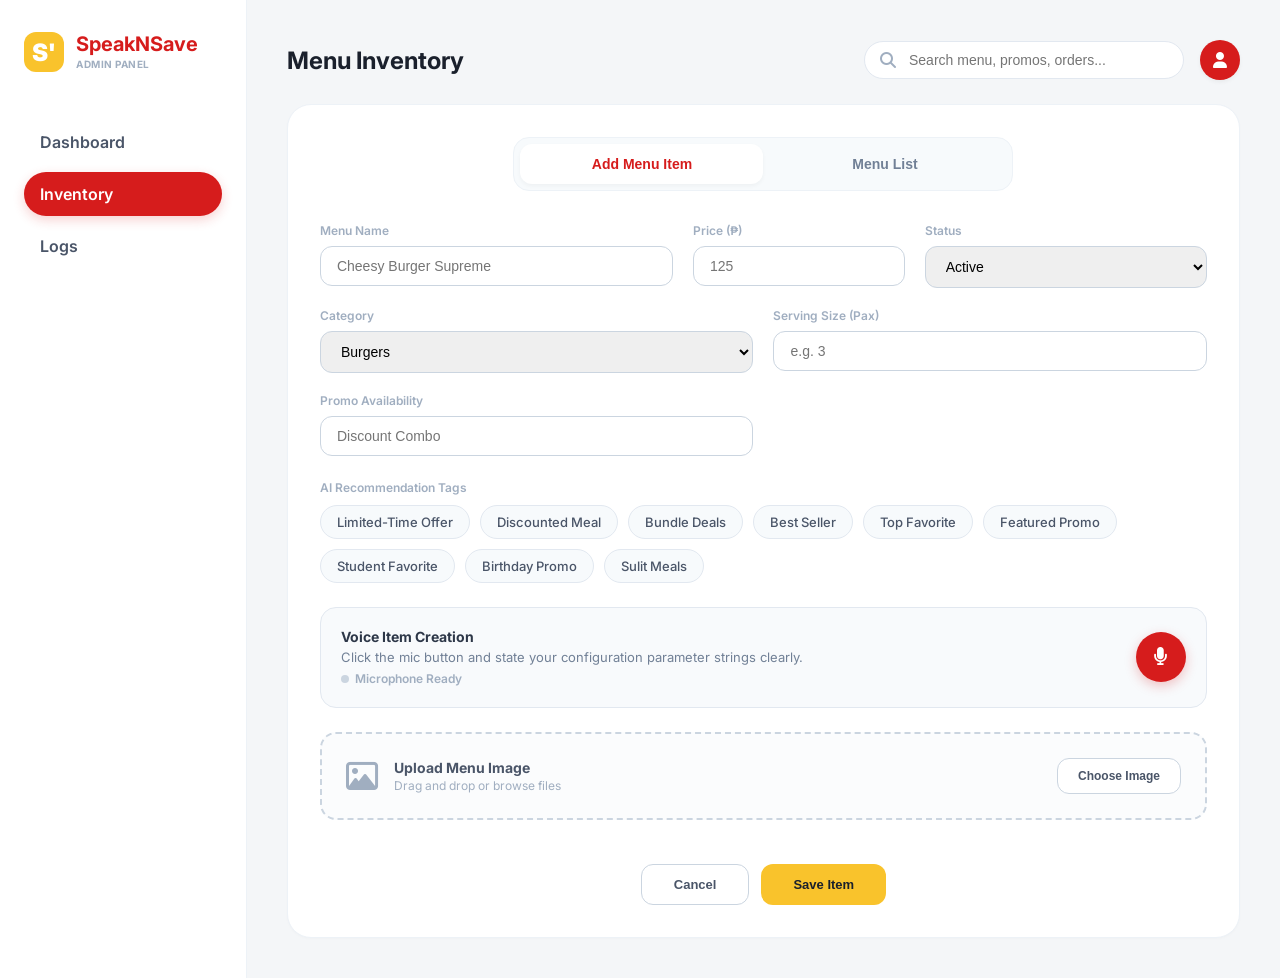
<file: templates/inventory_list.html>
<!DOCTYPE html>
<html lang="en">
<head>
  <meta charset="UTF-8">
  <meta name="viewport" content="width=device-width, initial-scale=1.0">
  <title>SpeakNSave Admin Panel - Menu Inventory</title>
  <link rel="stylesheet" href="https://cdnjs.cloudflare.com/ajax/libs/font-awesome/6.4.0/css/all.min.css">
  
  <style>
    @import url('https://fonts.googleapis.com/css2?family=Inter:wght@400;500;600;700;900&display=swap');

    :root {
      --color-red: #D61C1C;
      --color-yellow: #F9C32C;
      --color-yellow-hover: #e2b024;
      --color-bg: #F4F6F8;
      --color-white: #ffffff;
      --color-text-dark: #2D3748;
      --color-text-muted: #A0AEC0;
      --color-border: #E2E8F0;
    }

    * {
      box-sizing: border-box;
      margin: 0;
      padding: 0;
    }

    body {
      font-family: 'Inter', sans-serif;
      background-color: var(--color-bg);
      color: var(--color-text-dark);
      min-height: 100vh;
      display: flex;
    }

    /* SIDEBAR SYSTEM */
    aside {
      width: 260px;
      background-color: var(--color-white);
      padding: 32px 24px;
      display: flex;
      flex-direction: column;
      border-right: 1px solid #EDF2F7;
    }

    .logo-container {
      display: flex;
      align-items: center;
      gap: 12px;
      margin-bottom: 48px;
    }

    .logo-badge {
      background-color: var(--color-yellow);
      color: var(--color-white);
      font-weight: 900;
      font-size: 24px;
      width: 40px;
      height: 40px;
      border-radius: 12px;
      display: flex;
      align-items: center;
      justify-content: center;
    }

    .logo-text h1 {
      color: var(--color-red);
      font-size: 20px;
      font-weight: 700;
      line-height: 1;
    }

    .logo-text span {
      color: var(--color-text-muted);
      font-size: 10px;
      font-weight: 700;
      letter-spacing: 0.05em;
      display: block;
      margin-top: 4px;
    }

    nav {
      display: flex;
      flex-direction: column;
      gap: 8px;
    }

    .nav-link {
      display: flex;
      align-items: center;
      padding: 12px 16px;
      border-radius: 12px;
      font-weight: 600;
      text-decoration: none;
      color: #4A5568;
      transition: background 0.2s;
    }

    .nav-link:hover, .nav-link.active {
      background-color: #F7FAFC;
    }
    
    .nav-link.sidebar-highlight {
      color: var(--color-white);
      background-color: var(--color-red);
      border-radius: 9999px;
      box-shadow: 0 4px 12px rgba(214, 28, 28, 0.2);
    }
    .nav-link.sidebar-highlight:hover {
      background-color: var(--color-red);
    }

    /* MAIN VIEWPORT */
    main {
      flex-grow: 1;
      padding: 40px;
      display: flex;
      flex-direction: column;
      gap: 24px;
    }

    header {
      display: flex;
      justify-content: space-between;
      align-items: center;
    }

    header h2 {
      font-size: 24px;
      font-weight: 700;
      color: #1A202C;
    }

    .header-actions {
      display: flex;
      align-items: center;
      gap: 16px;
    }

    .search-wrapper {
      position: relative;
      width: 320px;
    }

    .search-wrapper i {
      position: absolute;
      left: 16px;
      top: 50%;
      transform: translateY(-50%);
      color: var(--color-text-muted);
    }

    .search-wrapper input {
      width: 100%;
      background-color: var(--color-white);
      border: 1px solid var(--color-border);
      border-radius: 9999px;
      padding: 10px 16px 10px 44px;
      font-size: 14px;
      outline: none;
    }

    .user-avatar {
      width: 40px;
      height: 40px;
      background-color: var(--color-red);
      color: var(--color-white);
      border-radius: 50%;
      display: flex;
      align-items: center;
      justify-content: center;
      box-shadow: 0 2px 4px rgba(0,0,0,0.05);
    }

    .panel-container {
      background-color: var(--color-white);
      border: 1px solid #EDF2F7;
      border-radius: 24px;
      padding: 32px;
      box-shadow: 0 1px 3px rgba(0,0,0,0.02);
    }

    /* INTERNAL SEGMENT CONTROL TABS */
    .tab-bar {
      background-color: #F7FAFC;
      padding: 6px;
      border-radius: 16px;
      display: flex;
      max-width: 500px;
      margin: 0 auto 32px auto;
      border: 1px solid #EDF2F7;
    }

    .tab-btn {
      flex: 1;
      border: none;
      padding: 12px;
      font-size: 14px;
      font-weight: 600;
      border-radius: 12px;
      cursor: pointer;
      background: transparent;
      color: #718096;
      transition: all 0.15s;
    }

    .tab-btn.active {
      background-color: var(--color-white);
      color: var(--color-red);
      font-weight: 700;
      box-shadow: 0 2px 4px rgba(0,0,0,0.04);
    }

    .view-content {
      max-width: 950px;
      margin: 0 auto;
    }

    /* INPUT ARCHITECTURE ELEMENTS */
    .form-grid-3 {
      display: grid;
      grid-template-columns: 5fr 3fr 4fr;
      gap: 20px;
      margin-bottom: 20px;
    }

    .form-grid-2 {
      display: grid;
      grid-template-columns: 1fr 1fr;
      gap: 20px;
      margin-bottom: 24px;
    }

    .form-group {
      display: flex;
      flex-direction: column;
      gap: 8px;
    }

    .form-group label {
      font-size: 12px;
      font-weight: 600;
      color: var(--color-text-muted);
    }

    .form-group input, .form-group select {
      border: 1px solid #CBD5E0;
      border-radius: 12px;
      padding: 11px 16px;
      font-size: 14px;
      outline: none;
    }

    /* TAG SELECTION CHIPS */
    .tag-container-label {
      font-size: 12px;
      font-weight: 600;
      color: var(--color-text-muted);
      margin-bottom: 10px;
    }

    .tag-chips-wrapper {
      display: flex;
      flex-wrap: wrap;
      gap: 10px;
      margin-bottom: 24px;
    }

    .tag-chip {
      background-color: #F7FAFC;
      border: 1px solid #E2E8F0;
      padding: 8px 16px;
      border-radius: 20px;
      font-size: 13px;
      font-weight: 500;
      color: #4A5568;
      cursor: pointer;
      user-select: none;
      transition: all 0.15s ease;
    }

    .tag-chip:hover {
      background-color: #EDF2F7;
    }

    .tag-chip.selected {
      background-color: rgba(249, 195, 44, 0.15);
      border-color: var(--color-yellow);
      color: #744210;
      font-weight: 600;
    }

    /* VOICE COMMAND PORT INTERFACE */
    .speech-container {
      background-color: #F8FAFC;
      border: 1px solid #E2E8F0;
      border-radius: 16px;
      padding: 20px;
      display: flex;
      align-items: center;
      justify-content: space-between;
      margin-bottom: 24px;
    }

    .speech-info h4 {
      font-size: 14px;
      font-weight: 700;
      margin-bottom: 4px;
    }

    .speech-info p {
      font-size: 13px;
      color: #718096;
    }

    .speech-status {
      display: inline-flex;
      align-items: center;
      gap: 6px;
      font-size: 12px;
      font-weight: 600;
      color: var(--color-text-muted);
      margin-top: 6px;
    }

    .speech-status .dot {
      width: 8px;
      height: 8px;
      border-radius: 50%;
      background-color: #CBD5E0;
    }

    .speech-container.listening .speech-status { color: var(--color-red); }
    .speech-container.listening .speech-status .dot {
      background-color: var(--color-red);
      animation: pulse-dot 1.2s infinite ease-in-out;
    }

    .mic-button {
      width: 50px;
      height: 50px;
      border-radius: 50%;
      background-color: var(--color-red);
      border: none;
      color: white;
      font-size: 18px;
      cursor: pointer;
      display: flex;
      align-items: center;
      justify-content: center;
      box-shadow: 0 4px 12px rgba(214, 28, 28, 0.25);
    }

    /* UPLOAD DRAG BOX ZONE */
    .upload-zone {
      border: 2px dashed #CBD5E0;
      border-radius: 16px;
      padding: 24px;
      display: flex;
      align-items: center;
      justify-content: space-between;
      background-color: rgba(247, 250, 252, 0.5);
      cursor: pointer;
    }

    .upload-left {
      display: flex;
      align-items: center;
      gap: 16px;
    }

    .upload-left i {
      font-size: 32px;
      color: var(--color-text-muted);
    }

    .upload-text p:first-child {
      font-weight: 700;
      font-size: 14px;
      color: #4A5568;
    }

    .upload-text p:last-child {
      font-size: 12px;
      color: var(--color-text-muted);
      margin-top: 2px;
    }

    .upload-btn {
      background-color: var(--color-white);
      border: 1px solid #CBD5E0;
      color: #4A5568;
      padding: 10px 20px;
      font-size: 12px;
      font-weight: 600;
      border-radius: 12px;
      cursor: pointer;
    }

    .form-actions {
      display: flex;
      justify-content: center;
      gap: 12px;
      padding-top: 32px;
    }

    .btn-cancel {
      background-color: var(--color-white);
      border: 1px solid #CBD5E0;
      color: #4A5568;
      font-weight: 600;
      font-size: 13px;
      padding: 12px 32px;
      border-radius: 12px;
      cursor: pointer;
    }

    .btn-save {
      background-color: var(--color-yellow);
      border: none;
      color: #1A202C;
      font-weight: 700;
      font-size: 13px;
      padding: 12px 32px;
      border-radius: 12px;
      cursor: pointer;
    }

    .btn-save:hover { background-color: var(--color-yellow-hover); }

    /* MENU INVENTORY DATA LIST TABLE Layout */
    .table-responsive {
      overflow-x: auto;
      border-radius: 12px;
    }

    table {
      width: 100%;
      border-collapse: collapse;
      text-align: left;
    }

    th {
      padding: 16px 20px;
      font-size: 12px;
      font-weight: 700;
      color: #4A5568;
      letter-spacing: 0.05em;
      text-transform: uppercase;
      border-bottom: 2px solid #FFF5D6;
      background-color: #FFFDF7;
    }

    tbody tr {
      border-bottom: 1px solid #EDF2F7;
      font-size: 14px;
      color: #4A5568;
    }

    td {
      padding: 18px 20px;
      vertical-align: middle;
    }

    .item-name {
      font-weight: 600;
      color: #1A202C;
    }

    .status-pill {
      display: inline-flex;
      align-items: center;
      padding: 4px 12px;
      border-radius: 9999px;
      font-size: 12px;
      font-weight: 600;
      background-color: #E6F7ED;
      color: #24A148;
    }

    .btn-table-action {
      background: none;
      border: none;
      font-size: 13px;
      font-weight: 600;
      cursor: pointer;
    }
    .btn-table-action.edit { color: #3182CE; margin-right: 8px;}
    .btn-table-action.del { color: var(--color-red); }

    /* INLINE EDIT MODE SUB-ELEMENT INPUTS */
    .inline-edit-input {
      width: 100%;
      border: 1px solid #CBD5E0;
      border-radius: 8px;
      padding: 8px 12px;
      font-size: 13px;
      font-family: inherit;
      outline: none;
    }
    .inline-edit-select {
      width: 100%;
      border: 1px solid #CBD5E0;
      border-radius: 8px;
      padding: 8px 12px;
      font-size: 13px;
      background-color: white;
      outline: none;
    }

    /* INLINE ACTION BUTTONS */
    .btn-inline-save {
      background-color: var(--color-yellow);
      border: none;
      color: #1A202C;
      font-weight: 700;
      font-size: 12px;
      padding: 6px 14px;
      border-radius: 6px;
      cursor: pointer;
      margin-right: 6px;
    }
    .btn-inline-cancel {
      background-color: transparent;
      border: 1px solid #CBD5E0;
      color: #718096;
      font-weight: 600;
      font-size: 12px;
      padding: 6px 10px;
      border-radius: 6px;
      cursor: pointer;
    }

    /* DIALOG OVERLAY MODALS */
    .modal-overlay {
      position: fixed;
      top: 0; left: 0; width: 100%; height: 100%;
      background-color: rgba(0, 0, 0, 0.4);
      display: none;
      align-items: center;
      justify-content: center;
      z-index: 1000;
    }

    .modal-box {
      background-color: var(--color-white);
      padding: 32px;
      border-radius: 16px;
      max-width: 420px;
      width: 90%;
      text-align: center;
    }

    .modal-box h3 { font-size: 18px; margin-bottom: 12px; }
    .modal-box p { font-size: 14px; color: #718096; margin-bottom: 24px; }

    @keyframes pulse-dot { 0%, 100% { opacity: 1; } 50% { opacity: 0.4; } }
  </style>
</head>
<body>

  <aside>
    <div class="logo-container">
      <div class="logo-badge">S'</div>
      <div class="logo-text">
        <h1>SpeakNSave</h1>
        <span>ADMIN PANEL</span>
      </div>
    </div>
    <nav>
      <a href="#" class="nav-link">Dashboard</a>
      <a href="#" id="sidebarInventory" class="nav-link sidebar-highlight">Inventory</a>
      <a href="#" class="nav-link">Logs</a>
    </nav>
  </aside>

  <main>
    <header>
      <h2>Menu Inventory</h2>
      <div class="header-actions">
        <div class="search-wrapper">
          <i class="fa-solid fa-magnifying-glass"></i>
          <input type="text" placeholder="Search menu, promos, orders...">
        </div>
        <div class="user-avatar">
          <i class="fa-solid fa-user"></i>
        </div>
      </div>
    </header>

    <div class="panel-container">
      
      <div class="tab-bar">
        <button onclick="switchTab('add')" class="tab-btn active" id="tabBarBtnAdd">Add Menu Item</button>
        <button onclick="switchTab('list')" class="tab-btn" id="tabBarBtnList">Menu List</button>
      </div>

      <div id="addTab" class="view-content">
        <form id="adminForm" onsubmit="saveNewItem(event)">
          
          <div class="form-grid-3">
            <div class="form-group">
              <label>Menu Name</label>
              <input type="text" id="item_name" placeholder="Cheesy Burger Supreme">
            </div>
            <div class="form-group">
              <label>Price (₱)</label>
              <input type="text" id="price" placeholder="125">
            </div>
            <div class="form-group">
              <label>Status</label>
              <select id="status">
                <option value="Active">Active</option>
                <option value="Sold Out">Sold Out</option>
                <option value="Phased Out">Phased Out</option>
              </select>
            </div>
          </div>

          <div class="form-grid-2">
            <div class="form-group">
              <label>Category</label>
              <select id="category">
                <option value="Burgers">Burgers</option>
                <option value="Drinks">Drinks</option>
                <option value="Sides">Sides</option>
                <option value="Combo Meals">Combo Meals</option>
              </select>
            </div>
              <div class="form-group">
              <label>Serving Size (Pax)</label>
              <input type="number" id="serving_size" placeholder="e.g. 3">
            </div>
            <div class="form-group">
              <label>Promo Availability</label>
              <input type="text" id="promo_details" placeholder="Discount Combo">
            </div>
          </div>

          <div class="tag-container-label">AI Recommendation Tags</div>
          <div class="tag-chips-wrapper" id="recommendationTags">
            <div class="tag-chip" onclick="toggleTagChip(this)">Limited-Time Offer</div>
            <div class="tag-chip" onclick="toggleTagChip(this)">Discounted Meal</div>
            <div class="tag-chip" onclick="toggleTagChip(this)">Bundle Deals</div>
            <div class="tag-chip" onclick="toggleTagChip(this)">Best Seller</div>
            <div class="tag-chip" onclick="toggleTagChip(this)">Top Favorite</div>
            <div class="tag-chip" onclick="toggleTagChip(this)">Featured Promo</div>
            <div class="tag-chip" onclick="toggleTagChip(this)">Student Favorite</div>
            <div class="tag-chip" onclick="toggleTagChip(this)">Birthday Promo</div>
            <div class="tag-chip" onclick="toggleTagChip(this)">Sulit Meals</div>
          </div>

          <div class="speech-container" id="speech-wrapper">
            <div class="speech-info">
              <h4>Voice Item Creation</h4>
              <p>Click the mic button and state your configuration parameter strings clearly.</p>
              <div class="speech-status">
                <div class="dot"></div>
                <span id="status-text">Microphone Ready</span>
              </div>
            </div>
            <button type="button" id="mic-btn" onclick="startAdminVoice()" class="mic-button">
              <i class="fa-solid fa-microphone"></i>
            </button>
          </div>

          <div class="upload-zone" onclick="document.getElementById('image').click()">
            <div class="upload-left">
              <i class="fa-regular fa-image"></i>
              <div class="upload-text">
                <p>Upload Menu Image</p>
                <p>Drag and drop or browse files</p>
              </div>
            </div>
            <button type="button" class="upload-btn">Choose Image</button>
          </div>
          <input type="file" id="image" accept="image/*" style="display: none;">
          
          <div id="imagePreview" style="margin-top: 12px;"></div>

          <div class="form-actions">
            <button type="button" class="btn-cancel" onclick="document.getElementById('adminForm').reset();">Cancel</button>
            <button type="submit" class="btn-save">Save Item</button>
          </div>
        </form>
      </div>

      <div id="listTab" class="view-content" style="display: none;">
        <div class="table-responsive">
          <table id="inventoryTable">
            <thead>
              <tr>
                <th style="width: 30%;">Menu Item</th>
                <th style="width: 15%;">Category</th>
                <th style="width: 15%;">Serving Size</th>
                <th style="width: 15%;">Price</th>
                <th style="width: 15%;">Status</th>
                <th style="width: 13%;">Promo</th>
                <th style="width: 12%;">Actions</th>
              </tr>
            </thead>
            <tbody>
              
              </tbody>
          </table>
        </div>
      </div>

    </div>
  </main>

  <div id="deleteModal" class="modal-overlay">
    <div class="modal-box">
      <h3>Confirm Removals</h3>
      <p id="deleteMessage">Are you sure you want to delete this menu record item?</p>
      <div class="modal-footer">
        <button type="button" id="cancelDelete" class="btn-cancel">Cancel</button>
        <button type="button" id="confirmDelete" class="btn-save" style="background-color: var(--color-red); color: white;">Delete</button>
      </div>
    </div>
  </div>

  <script>
    // Mock local global dynamic inventory repository item objects state initialization
    let inventoryState = [
  {
    id: 1,
    name: "Cheeseburger Deal",
    category: "Burgers",
    serving_size: 2,
    price: "125",
    status: "Active",
    promo: "LTO"
  },
  {
    id: 2,
    name: "Chicken Burger",
    category: "Burgers",
    serving_size: 1,
    price: "99",
    status: "Active",
    promo: "Promo"
  }
];
    
    let deleteIdTarget = null;

    document.addEventListener("DOMContentLoaded", () => {
      renderInventoryTable();
      
      // Initialize handling system for uploaded image preview stream loop properties
      const imageInput = document.getElementById("image");
      const preview = document.getElementById("imagePreview");
      
      imageInput.addEventListener("change", function() {
        const file = this.files[0];
        preview.innerHTML = "";
        if (file) {
          const img = document.createElement("img");
          img.src = URL.createObjectURL(file);
          img.style.width = "80px"; img.style.height = "80px";
          img.style.objectFit = "cover"; img.style.borderRadius = "8px";
          preview.appendChild(img);
          speak("Image selected");
        }
      });
    });

    // Toggle Tag Select Recommendation Chips
    function toggleTagChip(chip) {
      chip.classList.toggle('selected');
    }

    // Dynamic rendering layout logic supporting runtime switching to editable inner cell view rows
    function renderInventoryTable() {
      const tbody = document.querySelector("#inventoryTable tbody");
      tbody.innerHTML = "";

      inventoryState.forEach(item => {
        const tr = document.createElement("tr");
        tr.setAttribute("id", `row-${item.id}`);

        if (item.isEditing) {
          // ==========================================================
          // INLINE EDIT MODE (Matches wireframe layout logic layout specs)
          // ==========================================================
         tr.innerHTML = `
        <td class="item-name">${item.name}</td>
        <td>${item.category}</td>

        <td>
          <input type="number" class="inline-edit-input" id="edit-serving-${item.id}" value="${item.serving_size || ''}" style="width:80px;">
        </td>

        <td>
          <input
            type="text"
            class="inline-edit-input"
            id="edit-price-${item.id}"
            value="${item.price}"
            style="width:80px;">
        </td>

        <td>
          <select
            class="inline-edit-select"
            id="edit-status-${item.id}">
            <option value="Active" ${item.status === 'Active' ? 'selected' : ''}>Active</option>
            <option value="Sold Out" ${item.status === 'Sold Out' ? 'selected' : ''}>Sold Out</option>
            <option value="Phased Out" ${item.status === 'Phased Out' ? 'selected' : ''}>Phased Out</option>
          </select>
        </td>

        <td>${item.promo}</td>

        <td>
          <button
            type="button"
            class="btn-inline-save"
            onclick="saveInlineRow(${item.id})">
            Save
          </button>

          <button
            type="button"
            class="btn-inline-cancel"
            onclick="cancelInlineRow(${item.id})">
            ×
          </button>
        </td>
      `;

          
        } else {
          // ==========================================================
          // DEFAULT ROW VIEW RENDERING MATRIX DISPLAY MODE
          // ==========================================================
          tr.innerHTML = `
            <td class="item-name">${item.name}</td>
            <td>${item.category}</td>
             <td>${item.serving_size || '-'}</td>
            <td>P${item.price}</td>
            <td><span class="status-pill">${item.status}</span></td>
            <td>${item.promo}</td>
            <td>
              <button type="button" class="btn-table-action edit" onclick="enterInlineEditMode(${item.id})">Edit</button>
              <button type="button" class="btn-table-action del" onclick="triggerDelete(${item.id})">Del</button>
            </td>
          `;
        }
        tbody.appendChild(tr);
      });
    }

    // State action transitions management handles
    function enterInlineEditMode(id) {
      inventoryState = inventoryState.map(item => item.id === id ? { ...item, isEditing: true } : item);
      renderInventoryTable();
    }

    function cancelInlineRow(id) {
      inventoryState = inventoryState.map(item => item.id === id ? { ...item, isEditing: false } : item);
      renderInventoryTable();
    }

   function saveInlineRow(id) {
  const updatedPrice = document.getElementById(`edit-price-${id}`).value.trim();
  const updatedStatus = document.getElementById(`edit-status-${id}`).value;
  const updatedServing = document.getElementById(`edit-serving-${id}`).value;
  inventoryState = inventoryState.map(item => {
    if (item.id === id) {
      return { ...item, price: updatedPrice, status: updatedStatus, serving_size: updatedServing, isEditing: false };
    }
    return item;
  });

  speak("Record item changes updated successfully");
  renderInventoryTable();
}

    // Create item records append tracking handling mechanisms
   function saveNewItem(e) {
  e.preventDefault();
  const name = document.getElementById("item_name").value.trim() || "Unnamed Menu Item";
  const price = document.getElementById("price").value.trim() || "0";
  const status = document.getElementById("status").value;
  const category = document.getElementById("category").value;
  const promo = document.getElementById("promo_details").value.trim() || "None";
  const serving_size = document.getElementById("serving_size").value;

  const newItem = {
    id: Date.now(),
    name: name,
    category: category,
    price: price,
    status: status,
    promo: promo,
    serving_size: serving_size || "0"  // Add fallback value
  };

  inventoryState.push(newItem);
  document.getElementById("adminForm").reset();
  document.getElementById("imagePreview").innerHTML = "";
  
  // Clear Recommendation Chips active modifiers styles
  document.querySelectorAll('.tag-chip').forEach(chip => chip.classList.remove('selected'));
  
  renderInventoryTable();
  speak("Item appended to store database configuration matrix");
  switchTab('list');
}

    // Modal popup confirmation delete dialog controllers
    function triggerDelete(id) {
      deleteIdTarget = id;
      const targetItem = inventoryState.find(item => item.id === id);
      document.getElementById("deleteMessage").innerText = `Are you sure you want to delete "${targetItem.name}"?`;
      document.getElementById("deleteModal").style.display = "flex";
    }

    document.getElementById("cancelDelete").addEventListener("click", () => {
      document.getElementById("deleteModal").style.display = "none";
      deleteIdTarget = null;
    });

    document.getElementById("confirmDelete").addEventListener("click", () => {
      if (deleteIdTarget !== null) {
        inventoryState = inventoryState.filter(item => item.id !== deleteIdTarget);
        renderInventoryTable();
        speak("Item database entry removed");
      }
      document.getElementById("deleteModal").style.display = "none";
      deleteIdTarget = null;
    });

    // Screen tab layer operational toggle logic interface controllers
    function switchTab(tab) {
      const addTab = document.getElementById("addTab");
      const listTab = document.getElementById("listTab");
      const btnAdd = document.getElementById("tabBarBtnAdd");
      const btnList = document.getElementById("tabBarBtnList");

      if (tab === "add") {
        addTab.style.display = "block"; listTab.style.display = "none";
        btnAdd.classList.add("active"); btnList.classList.remove("active");
      } else {
        addTab.style.display = "none"; listTab.style.display = "block";
        btnList.classList.add("active"); btnAdd.classList.remove("active");
      }
    }

    // =========================================================================
    // SPEECH SYNTHESIS ENGINE & SPEECH VOICE RECOGNITION INTERACTION HANDLING MATRIX
    // =========================================================================
    const SpeechRecognition = window.SpeechRecognition || window.webkitSpeechRecognition;
    let recognition;
    let isListening = false;

    window.startAdminVoice = function () {
      const wrapper = document.getElementById('speech-wrapper');
      const statusText = document.getElementById('status-text');
      const micBtn = document.getElementById('mic-btn');

      if (!SpeechRecognition) {
        speak("Speech Recognition web browser features not detected inside your application execution workspace viewport module.");
        return;
      }

      if (isListening) { recognition.stop(); return; }

      recognition = new SpeechRecognition();
      recognition.lang = "en-US";

      recognition.onstart = function() {
        isListening = true;
        wrapper.classList.add('listening');
        statusText.innerText = "Listening actively...";
        micBtn.innerHTML = '<i class="fa-solid fa-stop"></i>';
      };

      recognition.onend = function() {
        isListening = false;
        wrapper.classList.remove('listening');
        statusText.innerText = "Microphone Ready";
        micBtn.innerHTML = '<i class="fa-solid fa-microphone"></i>';
      };

      recognition.onresult = function (event) {
        const text = event.results[0][0].transcript.toLowerCase();
        processVoice(text);
      };

      recognition.start();
    };

    function processVoice(text) {
      if (text.includes("upload image")) {
        speak("Choose image file");
        document.getElementById("image").click();
        return;
      }

      const price = text.match(/price\s+(\d+)/);
      const category = text.match(/category\s+(.+?)(?=promo|status|$)/);
      const promo = text.match(/promo\s+(.+?)(?=status|$)/);
      const status = text.match(/status\s+(active|sold out|phased out)/);

      if (text.includes("add")) {
        if (text.includes("to menu")) {
          speak("Processing menu serialization save operation pipelines");
          document.getElementById("adminForm").dispatchEvent(new Event('submit'));
          return;
        }

        let item = text.replace(/^add\s+/i, "").replace(/price.+/i, "").replace(/category.+/i, "").replace(/promo.+/i, "").replace(/status.+/i, "").replace(/\s+/g, " ").trim();
        if (item) document.getElementById("item_name").value = item;
      }

      if (price) document.getElementById("price").value = price[1];
      if (category) {
        const catSelect = document.getElementById("category");
        for (let opt of catSelect.options) {
          if (opt.value.toLowerCase() === category[1].trim().toLowerCase()) { catSelect.value = opt.value; break; }
        }
      }
      if (promo) document.getElementById("promo_details").value = promo[1].trim();
      if (status) {
        const statSelect = document.getElementById("status");
        for (let opt of statSelect.options) {
          if (opt.value.toLowerCase() === status[1].trim().toLowerCase()) { statSelect.value = opt.value; break; }
        }
      }

      speak("Fields updated from speech input stream");
    }

    function speak(msg) {
      const speech = new SpeechSynthesisUtterance(msg);
      speech.lang = "en-US";
      window.speechSynthesis.speak(speech);
    }
  </script>
</body>
</html>
</file>
